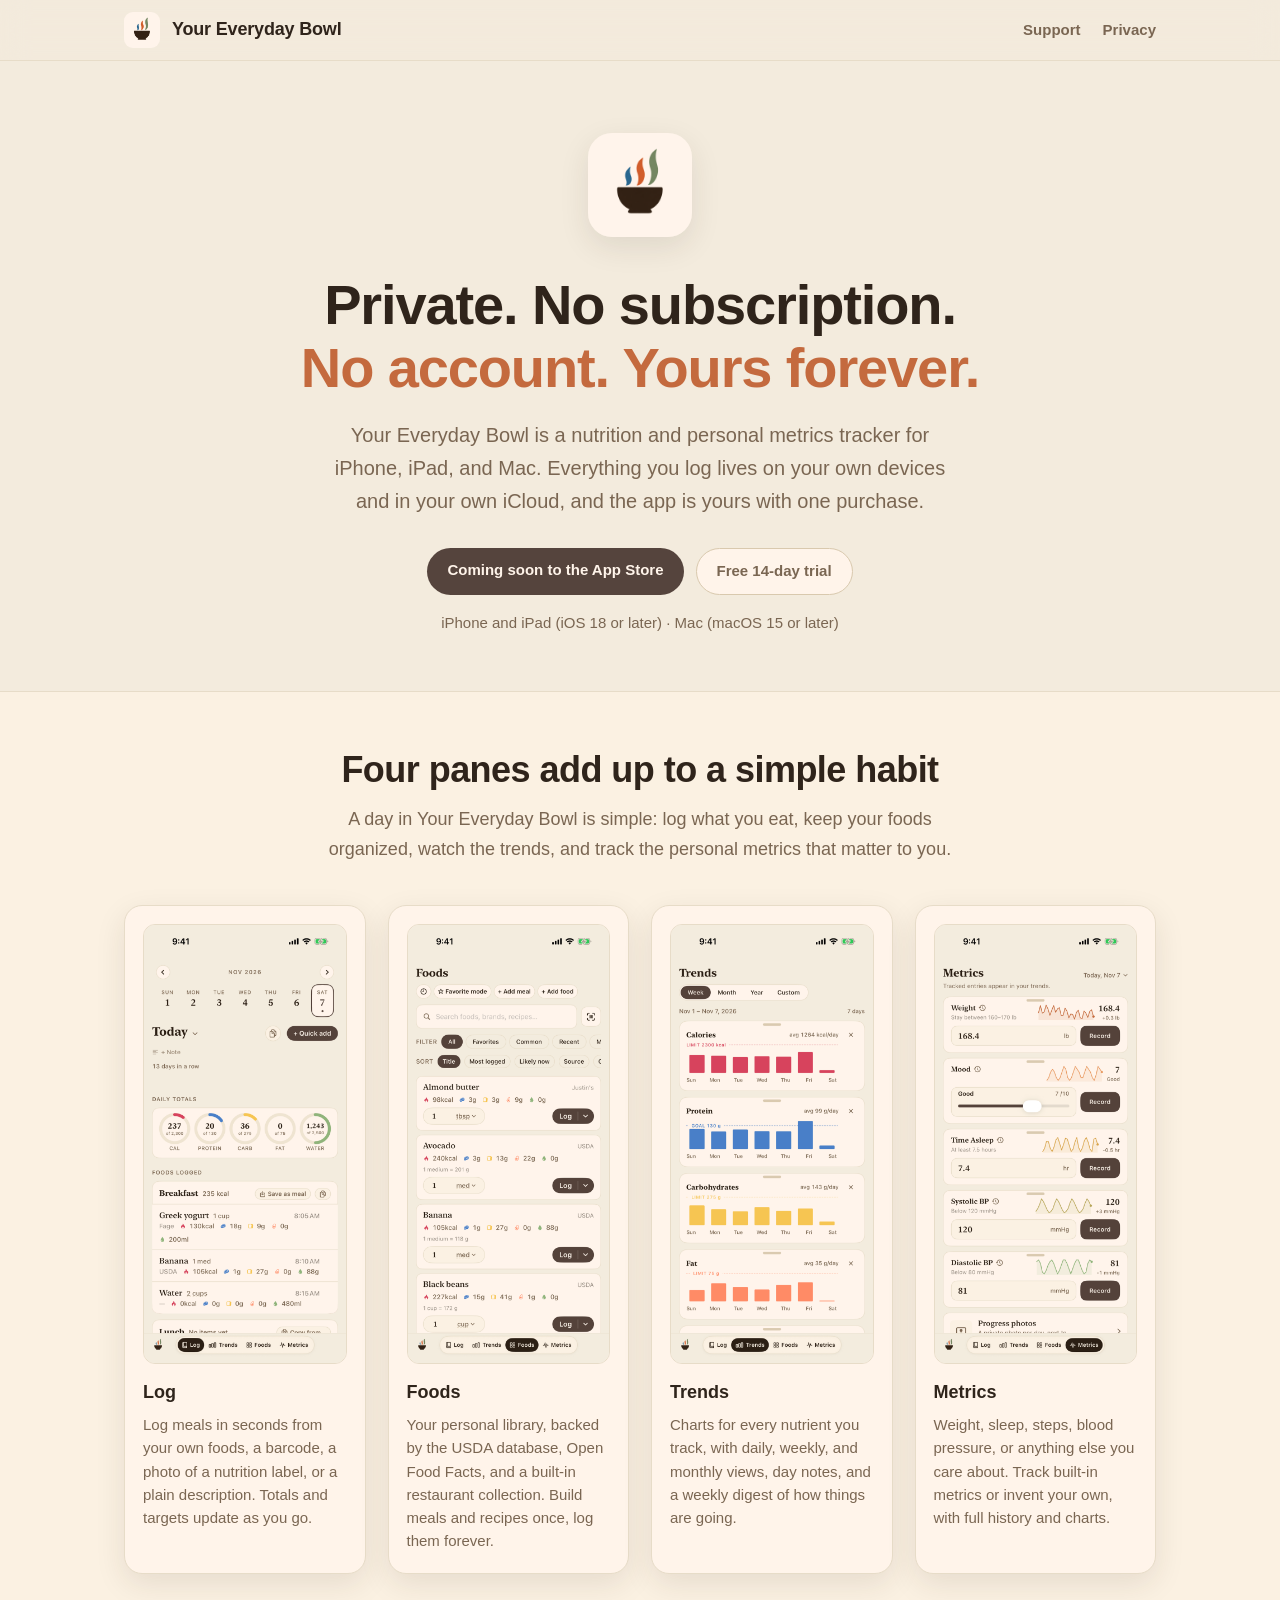
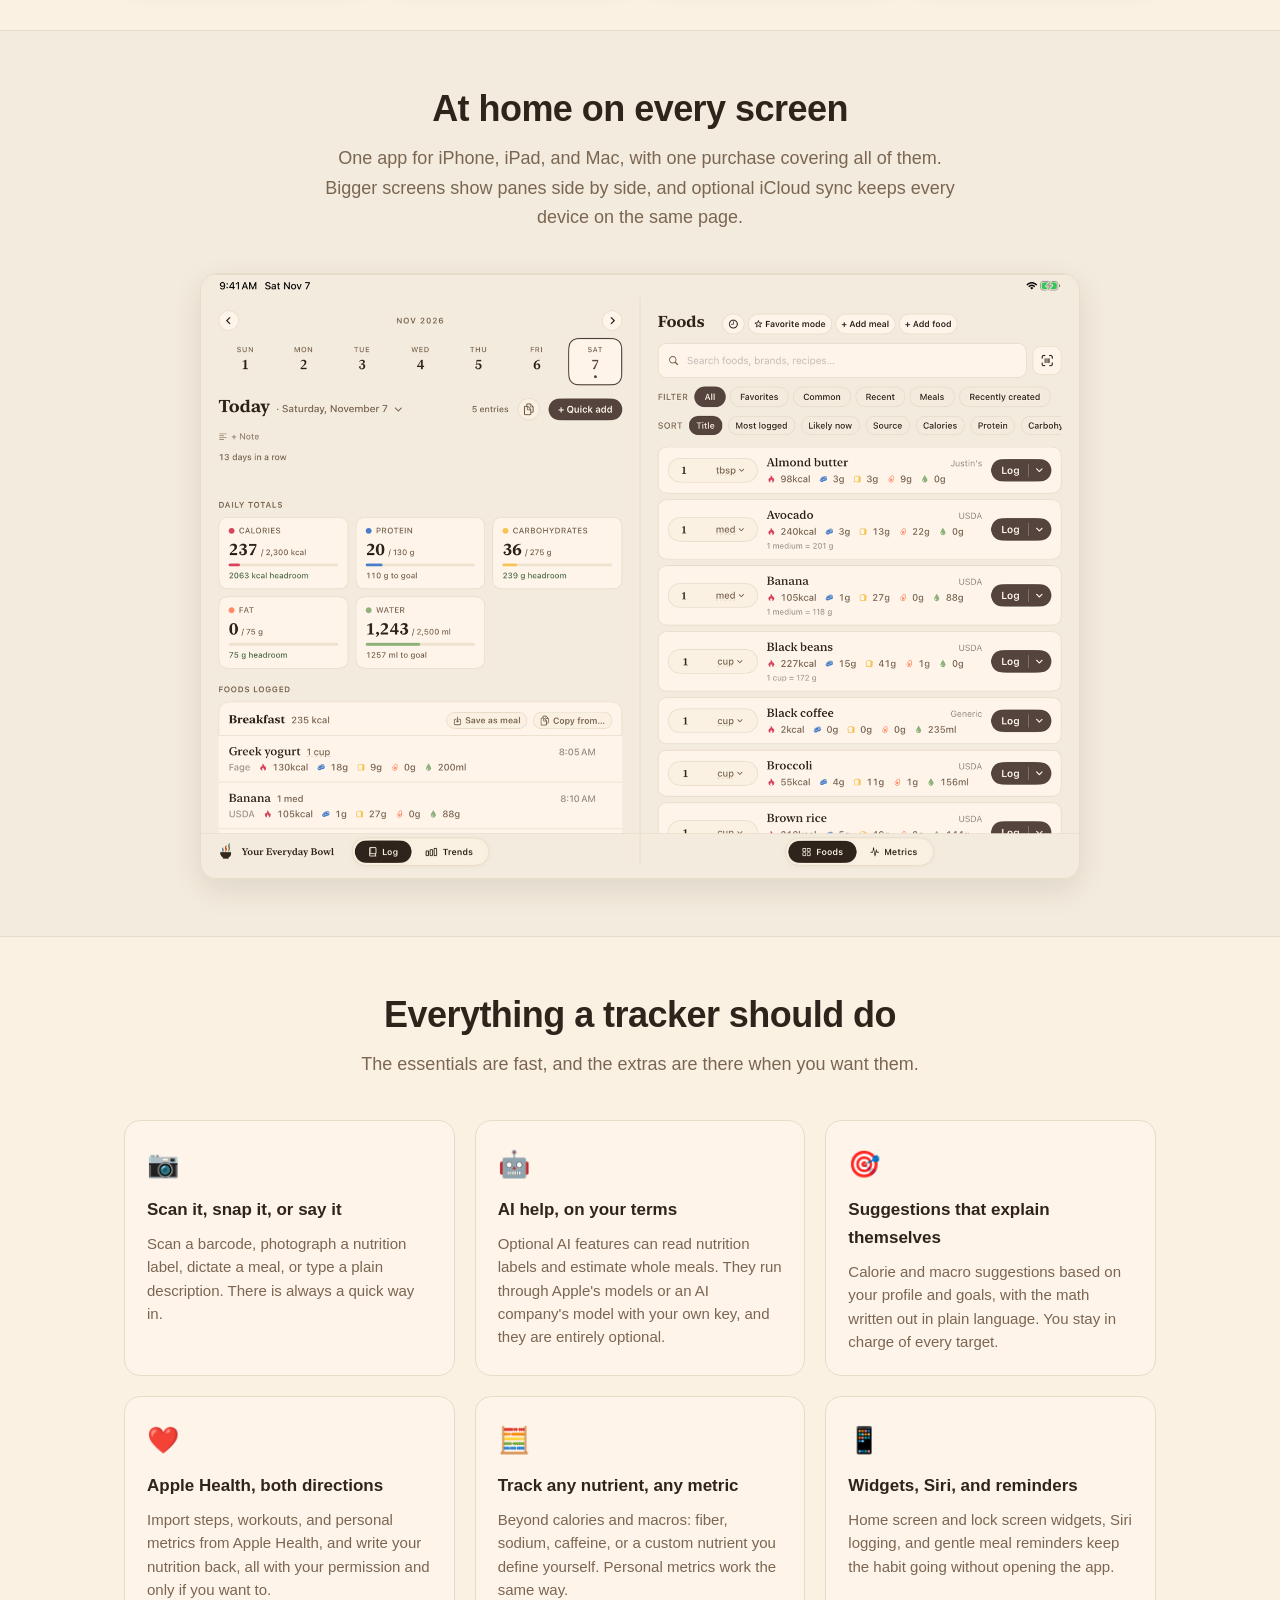
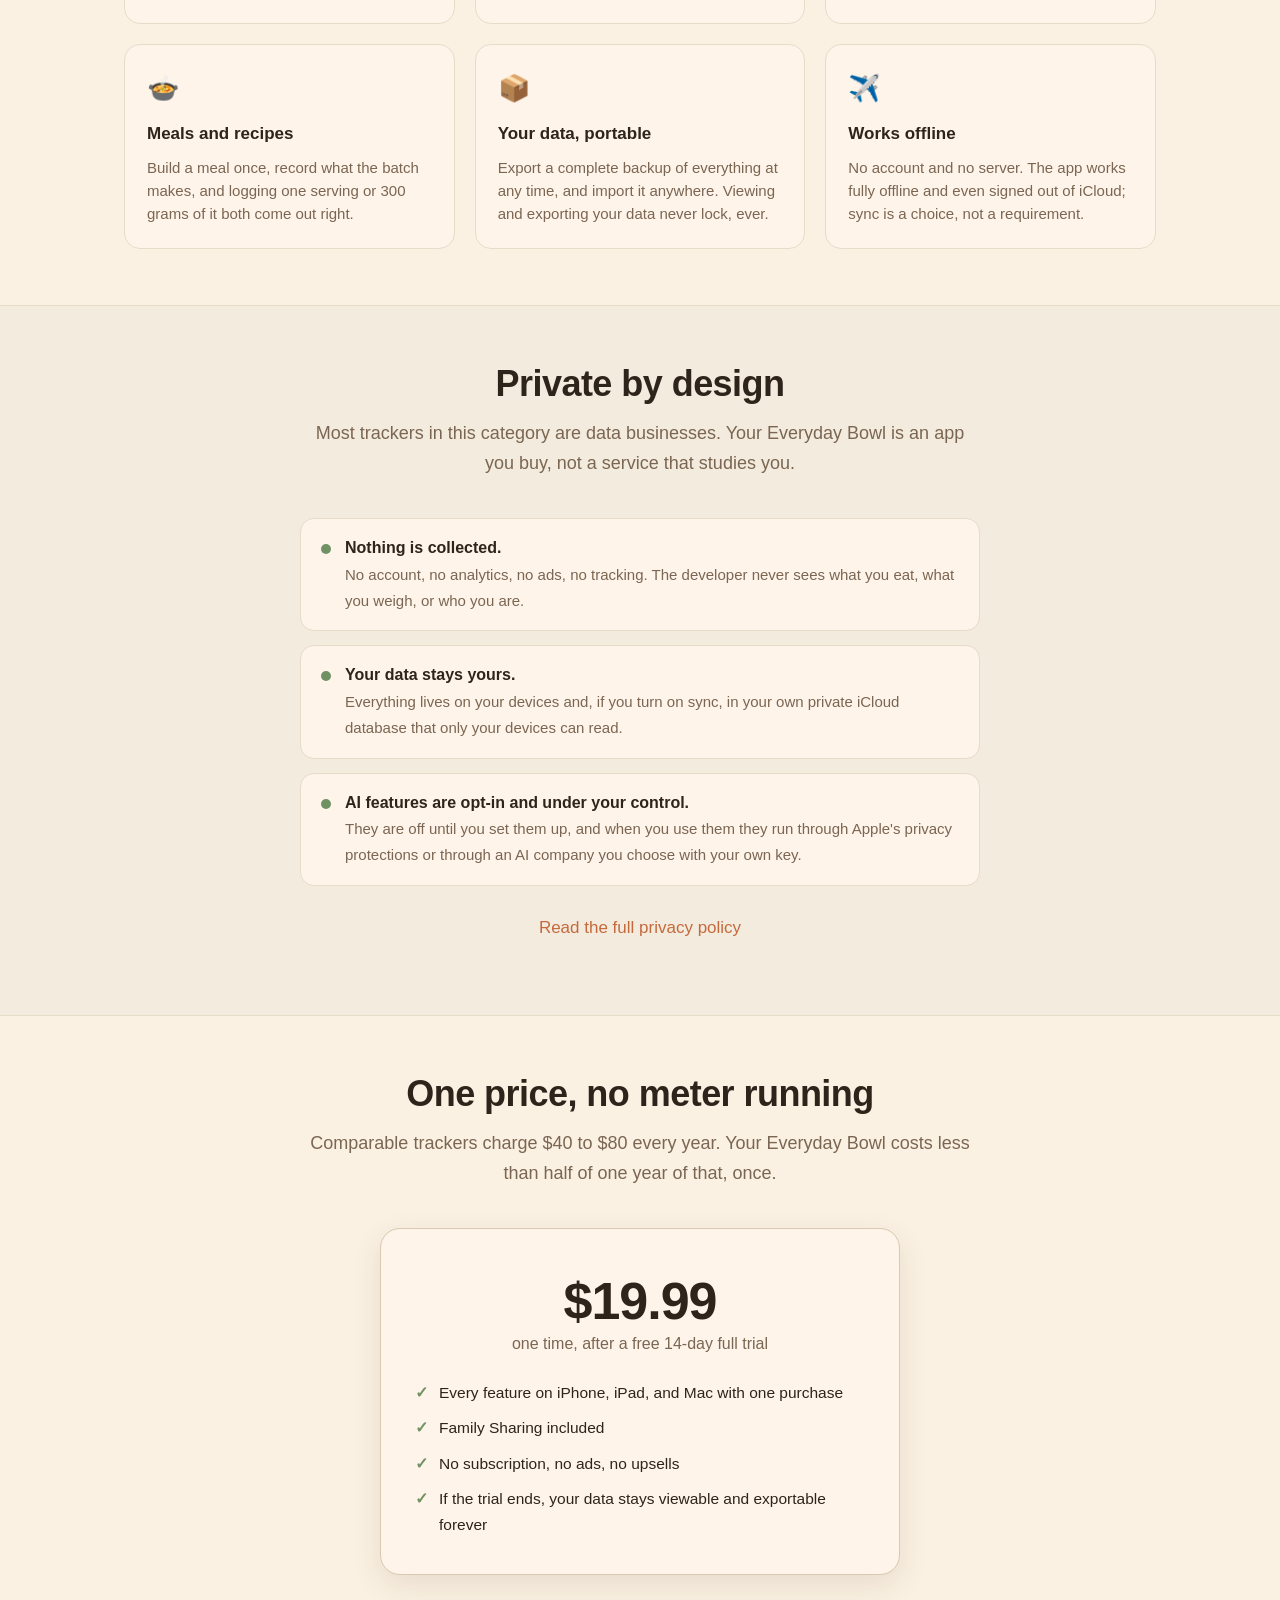
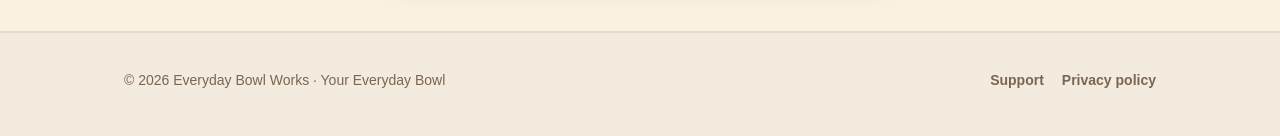
<file: index.html>
<!DOCTYPE html>
<html lang="en">
<head>
  <meta charset="utf-8">
  <meta name="viewport" content="width=device-width, initial-scale=1">
  <title>Your Everyday Bowl</title>
  <meta name="description" content="Your Everyday Bowl is a private nutrition and personal metrics tracker for iPhone, iPad, and Mac. No subscription, no account, and your data never leaves your own devices.">
  <link rel="icon" type="image/png" href="assets/icon.png">
  <link rel="apple-touch-icon" href="assets/icon.png">
  <link rel="stylesheet" href="style.css">
</head>
<body>

<header class="site">
  <div class="wrap">
    <img class="mark" src="assets/icon.png" alt="">
    <span class="name">Your Everyday Bowl</span>
    <nav>
      <a href="support.html">Support</a>
      <a href="privacy.html">Privacy</a>
    </nav>
  </div>
</header>

<section class="hero">
  <div class="wrap">
    <img class="icon" src="assets/icon.png" alt="The Your Everyday Bowl app icon">
    <h1>
      <span class="line">Private. No subscription.</span>
      <span class="line"><span class="warm">No account. Yours forever.</span></span>
    </h1>
    <p class="sub">Your Everyday Bowl is a nutrition and personal metrics tracker
      for iPhone, iPad, and Mac. Everything you log lives on your own devices
      and in your own iCloud, and the app is yours with one purchase.</p>
    <div class="badge-row">
      <span class="badge solid">Coming soon to the App Store</span>
      <span class="badge outline">Free 14-day trial</span>
    </div>
    <p class="platforms">iPhone and iPad (iOS 18 or later) · Mac (macOS 15 or later)</p>
  </div>
</section>

<section class="alt">
  <div class="wrap">
    <h2>Four panes add up to a simple habit</h2>
    <p class="lede">A day in Your Everyday Bowl is simple: log what you eat,
      keep your foods organized, watch the trends, and track the personal
      metrics that matter to you.</p>
    <div class="panes">
      <div class="pane">
        <img src="assets/log-pane.png" alt="The Log pane showing a day of meals with calorie and macro totals">
        <h3>Log</h3>
        <p>Log meals in seconds from your own foods, a barcode, a photo of a
          nutrition label, or a plain description. Totals and targets update
          as you go.</p>
      </div>
      <div class="pane">
        <img src="assets/foods-pane.png" alt="The Foods pane showing a searchable food library">
        <h3>Foods</h3>
        <p>Your personal library, backed by the USDA database, Open Food
          Facts, and a built-in restaurant collection. Build meals and
          recipes once, log them forever.</p>
      </div>
      <div class="pane">
        <img src="assets/trends-pane.png" alt="The Trends pane showing nutrition charts over time">
        <h3>Trends</h3>
        <p>Charts for every nutrient you track, with daily, weekly, and
          monthly views, day notes, and a weekly digest of how things are
          going.</p>
      </div>
      <div class="pane">
        <img src="assets/metrics-pane.png" alt="The Metrics pane showing personal metrics like weight over time">
        <h3>Metrics</h3>
        <p>Weight, sleep, steps, blood pressure, or anything else you care
          about. Track built-in metrics or invent your own, with full
          history and charts.</p>
      </div>
    </div>
  </div>
</section>

<section>
  <div class="wrap">
    <h2>At home on every screen</h2>
    <p class="lede">One app for iPhone, iPad, and Mac, with one purchase
      covering all of them. Bigger screens show panes side by side, and
      optional iCloud sync keeps every device on the same page.</p>
    <img class="wide-shot" src="assets/ipad-dual-pane.png"
      alt="Your Everyday Bowl on an iPad in landscape showing the Log and Foods panes side by side">
  </div>
</section>

<section class="alt">
  <div class="wrap">
    <h2>Everything a tracker should do</h2>
    <p class="lede">The essentials are fast, and the extras are there when
      you want them.</p>
    <div class="features">
      <div class="feature">
        <span class="emoji">📷</span>
        <h3>Scan it, snap it, or say it</h3>
        <p>Scan a barcode, photograph a nutrition label, dictate a meal, or
          type a plain description. There is always a quick way in.</p>
      </div>
      <div class="feature">
        <span class="emoji">🤖</span>
        <h3>AI help, on your terms</h3>
        <p>Optional AI features can read nutrition labels and estimate whole
          meals. They run through Apple's models or an AI company's model
          with your own key, and they are entirely optional.</p>
      </div>
      <div class="feature">
        <span class="emoji">🎯</span>
        <h3>Suggestions that explain themselves</h3>
        <p>Calorie and macro suggestions based on your profile and goals,
          with the math written out in plain language. You stay in charge
          of every target.</p>
      </div>
      <div class="feature">
        <span class="emoji">❤️</span>
        <h3>Apple Health, both directions</h3>
        <p>Import steps, workouts, and personal metrics from Apple Health,
          and write your nutrition back, all with your permission and only
          if you want to.</p>
      </div>
      <div class="feature">
        <span class="emoji">🧮</span>
        <h3>Track any nutrient, any metric</h3>
        <p>Beyond calories and macros: fiber, sodium, caffeine, or a custom
          nutrient you define yourself. Personal metrics work the same way.</p>
      </div>
      <div class="feature">
        <span class="emoji">📱</span>
        <h3>Widgets, Siri, and reminders</h3>
        <p>Home screen and lock screen widgets, Siri logging, and gentle
          meal reminders keep the habit going without opening the app.</p>
      </div>
      <div class="feature">
        <span class="emoji">🍲</span>
        <h3>Meals and recipes</h3>
        <p>Build a meal once, record what the batch makes, and logging one
          serving or 300 grams of it both come out right.</p>
      </div>
      <div class="feature">
        <span class="emoji">📦</span>
        <h3>Your data, portable</h3>
        <p>Export a complete backup of everything at any time, and import it
          anywhere. Viewing and exporting your data never lock, ever.</p>
      </div>
      <div class="feature">
        <span class="emoji">✈️</span>
        <h3>Works offline</h3>
        <p>No account and no server. The app works fully offline and even
          signed out of iCloud; sync is a choice, not a requirement.</p>
      </div>
    </div>
  </div>
</section>

<section>
  <div class="wrap">
    <h2>Private by design</h2>
    <p class="lede">Most trackers in this category are data businesses.
      Your Everyday Bowl is an app you buy, not a service that studies you.</p>
    <div class="privacy-points">
      <div class="point"><span class="dot"></span>
        <p><strong>Nothing is collected.</strong>
        <span>No account, no analytics, no ads, no tracking. The developer
          never sees what you eat, what you weigh, or who you are.</span></p>
      </div>
      <div class="point"><span class="dot"></span>
        <p><strong>Your data stays yours.</strong>
        <span>Everything lives on your devices and, if you turn on sync, in
          your own private iCloud database that only your devices can
          read.</span></p>
      </div>
      <div class="point"><span class="dot"></span>
        <p><strong>AI features are opt-in and under your control.</strong>
        <span>They are off until you set them up, and when you use them they
          run through Apple's privacy protections or through an AI company
          you choose with your own key.</span></p>
      </div>
    </div>
    <p class="center-link"><a href="privacy.html">Read the full privacy policy</a></p>
  </div>
</section>

<section class="alt">
  <div class="wrap">
    <h2>One price, no meter running</h2>
    <p class="lede">Comparable trackers charge $40 to $80 every year.
      Your Everyday Bowl costs less than half of one year of that, once.</p>
    <div class="price-card">
      <div class="amount">$19.99</div>
      <div class="once">one time, after a free 14-day full trial</div>
      <ul>
        <li>Every feature on iPhone, iPad, and Mac with one purchase</li>
        <li>Family Sharing included</li>
        <li>No subscription, no ads, no upsells</li>
        <li>If the trial ends, your data stays viewable and exportable forever</li>
      </ul>
    </div>
  </div>
</section>

<footer class="site">
  <div class="wrap">
    <span>© 2026 Everyday Bowl Works · Your Everyday Bowl</span>
    <nav>
      <a href="support.html">Support</a>
      <a href="privacy.html">Privacy policy</a>
    </nav>
  </div>
</footer>

</body>
</html>
</file>
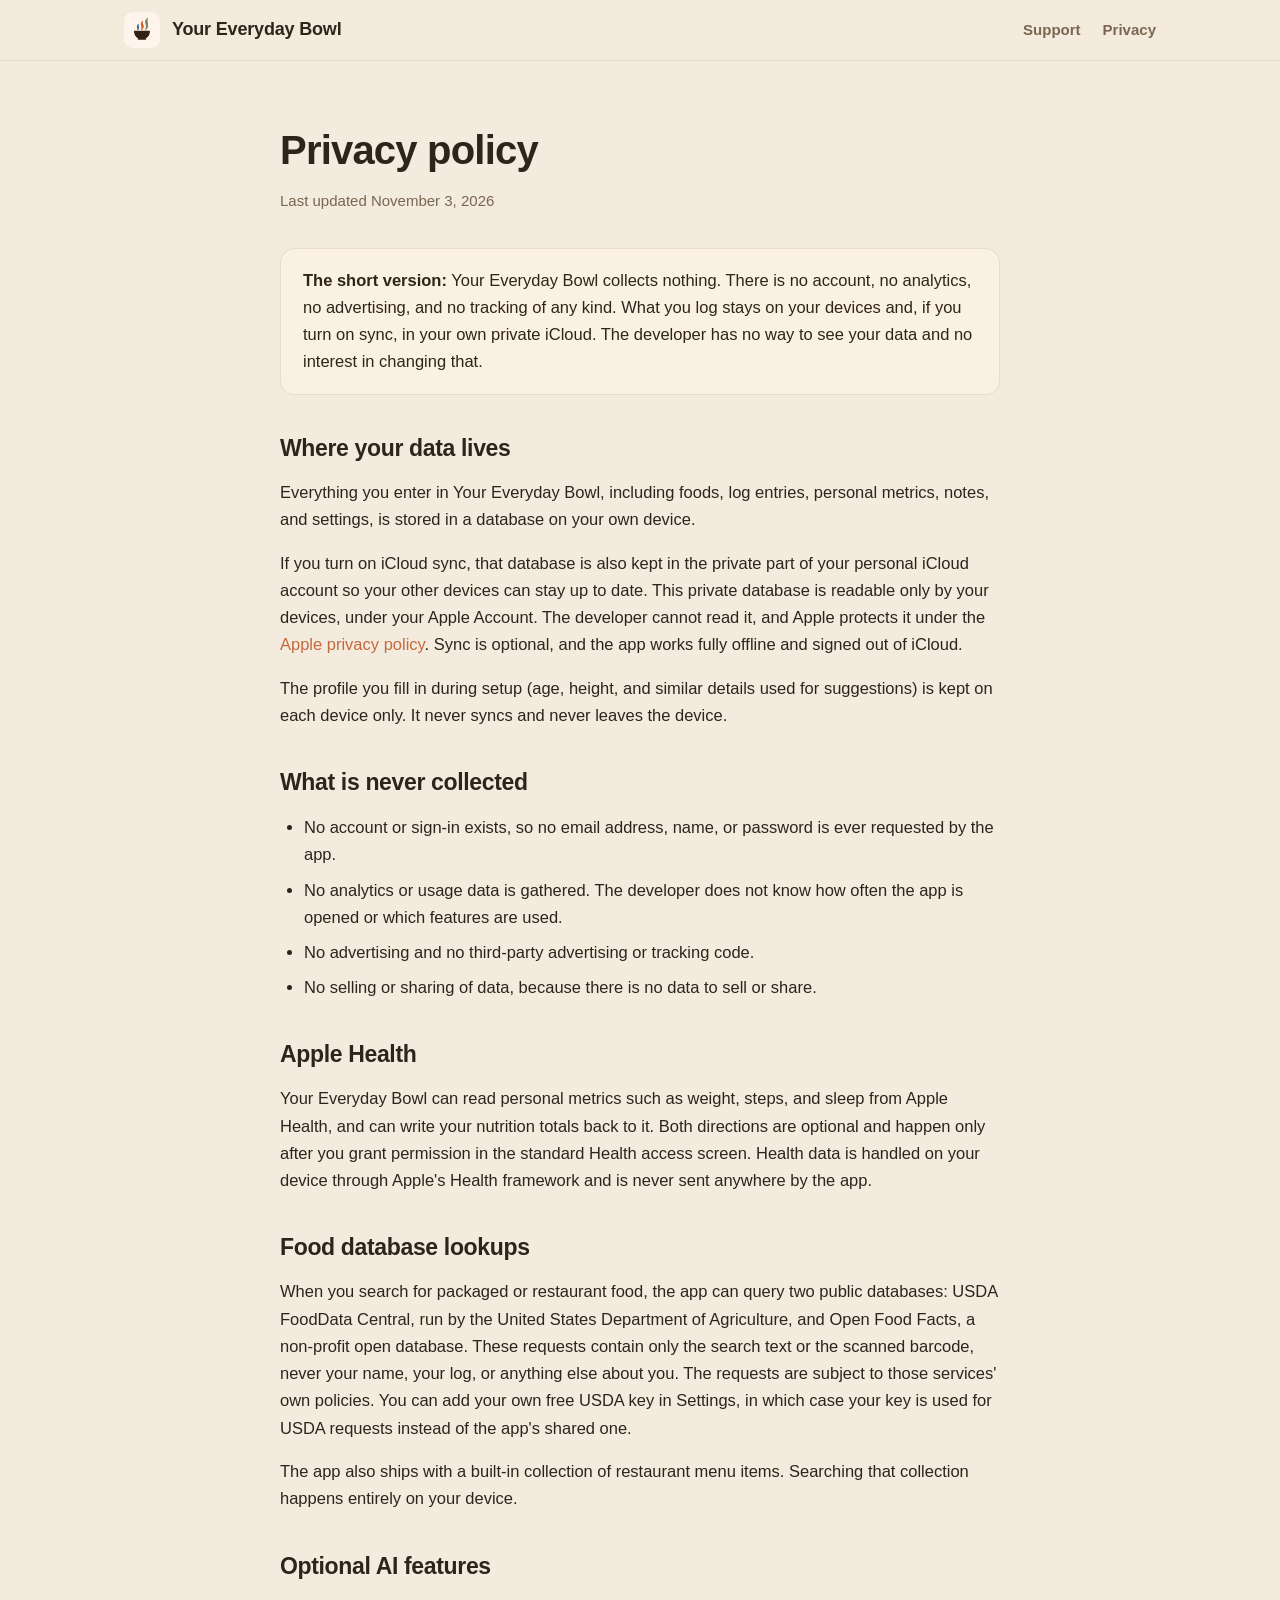
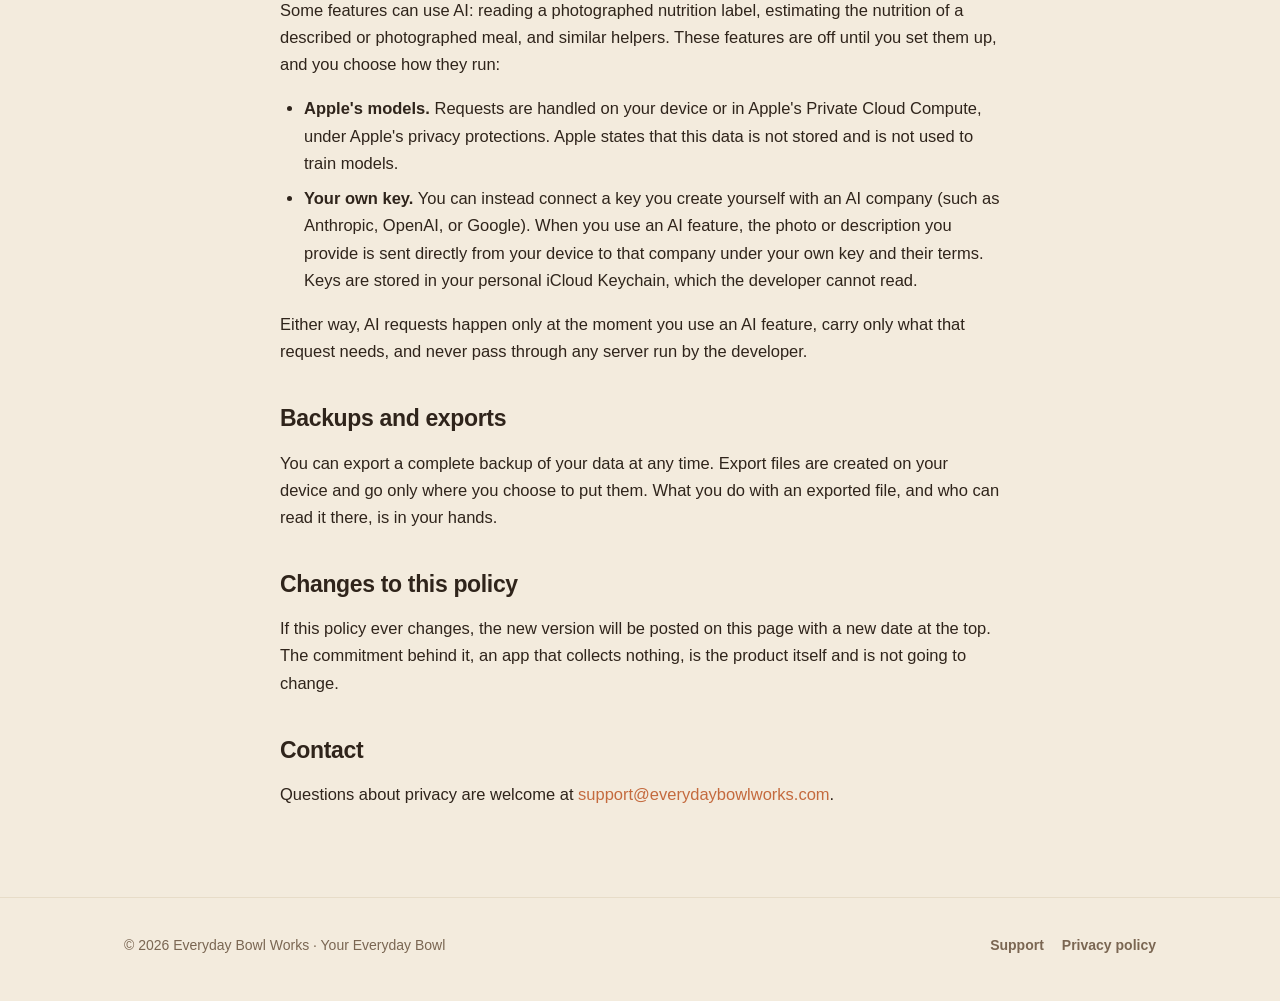
<file: privacy.html>
<!DOCTYPE html>
<html lang="en">
<head>
  <meta charset="utf-8">
  <meta name="viewport" content="width=device-width, initial-scale=1">
  <title>Privacy Policy · Your Everyday Bowl</title>
  <meta name="description" content="The privacy policy for Your Everyday Bowl. Nothing is collected: no account, no analytics, no ads, and your data stays on your own devices.">
  <link rel="icon" type="image/png" href="assets/icon.png">
  <link rel="stylesheet" href="style.css">
</head>
<body>

<header class="site">
  <div class="wrap">
    <a href="index.html" style="display:flex;align-items:center;gap:12px;">
      <img class="mark" src="assets/icon.png" alt="">
      <span class="name">Your Everyday Bowl</span>
    </a>
    <nav>
      <a href="support.html">Support</a>
      <a href="privacy.html">Privacy</a>
    </nav>
  </div>
</header>

<div class="wrap">
  <article class="doc">
    <h1>Privacy policy</h1>
    <p class="updated">Last updated November 3, 2026</p>

    <div class="note">
      <p><strong>The short version:</strong> Your Everyday Bowl collects
      nothing. There is no account, no analytics, no advertising, and no
      tracking of any kind. What you log stays on your devices and, if you
      turn on sync, in your own private iCloud. The developer has no way to
      see your data and no interest in changing that.</p>
    </div>

    <h2>Where your data lives</h2>
    <p>Everything you enter in Your Everyday Bowl, including foods, log
    entries, personal metrics, notes, and settings, is stored in a database
    on your own device.</p>
    <p>If you turn on iCloud sync, that database is also kept in the private
    part of your personal iCloud account so your other devices can stay up to
    date. This private database is readable only by your devices, under your
    Apple Account. The developer cannot read it, and Apple protects it under
    the <a href="https://www.apple.com/legal/privacy/">Apple privacy
    policy</a>. Sync is optional, and the app works fully offline and signed
    out of iCloud.</p>
    <p>The profile you fill in during setup (age, height, and similar
    details used for suggestions) is kept on each device only. It never
    syncs and never leaves the device.</p>

    <h2>What is never collected</h2>
    <ul>
      <li>No account or sign-in exists, so no email address, name, or
        password is ever requested by the app.</li>
      <li>No analytics or usage data is gathered. The developer does not
        know how often the app is opened or which features are used.</li>
      <li>No advertising and no third-party advertising or tracking
        code.</li>
      <li>No selling or sharing of data, because there is no data to sell
        or share.</li>
    </ul>

    <h2>Apple Health</h2>
    <p>Your Everyday Bowl can read personal metrics such as weight, steps,
    and sleep from Apple Health, and can write your nutrition totals back to
    it. Both directions are optional and happen only after you grant
    permission in the standard Health access screen. Health data is handled
    on your device through Apple's Health framework and is never sent
    anywhere by the app.</p>

    <h2>Food database lookups</h2>
    <p>When you search for packaged or restaurant food, the app can query
    two public databases: USDA FoodData Central, run by the United States
    Department of Agriculture, and Open Food Facts, a non-profit open
    database. These requests contain only the search text or the scanned
    barcode, never your name, your log, or anything else about you. The
    requests are subject to those services' own policies. You can add your
    own free USDA key in Settings, in which case your key is used for USDA
    requests instead of the app's shared one.</p>
    <p>The app also ships with a built-in collection of restaurant menu
    items. Searching that collection happens entirely on your device.</p>

    <h2>Optional AI features</h2>
    <p>Some features can use AI: reading a photographed nutrition label,
    estimating the nutrition of a described or photographed meal, and
    similar helpers. These features are off until you set them up, and you
    choose how they run:</p>
    <ul>
      <li><strong>Apple's models.</strong> Requests are handled on your
        device or in Apple's Private Cloud Compute, under Apple's privacy
        protections. Apple states that this data is not stored and is not
        used to train models.</li>
      <li><strong>Your own key.</strong> You can instead connect a key you
        create yourself with an AI company (such as Anthropic, OpenAI, or
        Google). When you use an AI feature, the photo or description you
        provide is sent directly from your device to that company under
        your own key and their terms. Keys are stored in your personal
        iCloud Keychain, which the developer cannot read.</li>
    </ul>
    <p>Either way, AI requests happen only at the moment you use an AI
    feature, carry only what that request needs, and never pass through any
    server run by the developer.</p>

    <h2>Backups and exports</h2>
    <p>You can export a complete backup of your data at any time. Export
    files are created on your device and go only where you choose to put
    them. What you do with an exported file, and who can read it there, is
    in your hands.</p>

    <h2>Changes to this policy</h2>
    <p>If this policy ever changes, the new version will be posted on this
    page with a new date at the top. The commitment behind it, an app that
    collects nothing, is the product itself and is not going to change.</p>

    <h2>Contact</h2>
    <p>Questions about privacy are welcome at
    <a href="mailto:support@everydaybowlworks.com">support@everydaybowlworks.com</a>.</p>
  </article>
</div>

<footer class="site">
  <div class="wrap">
    <span>© 2026 Everyday Bowl Works · Your Everyday Bowl</span>
    <nav>
      <a href="support.html">Support</a>
      <a href="privacy.html">Privacy policy</a>
    </nav>
  </div>
</footer>

</body>
</html>
</file>
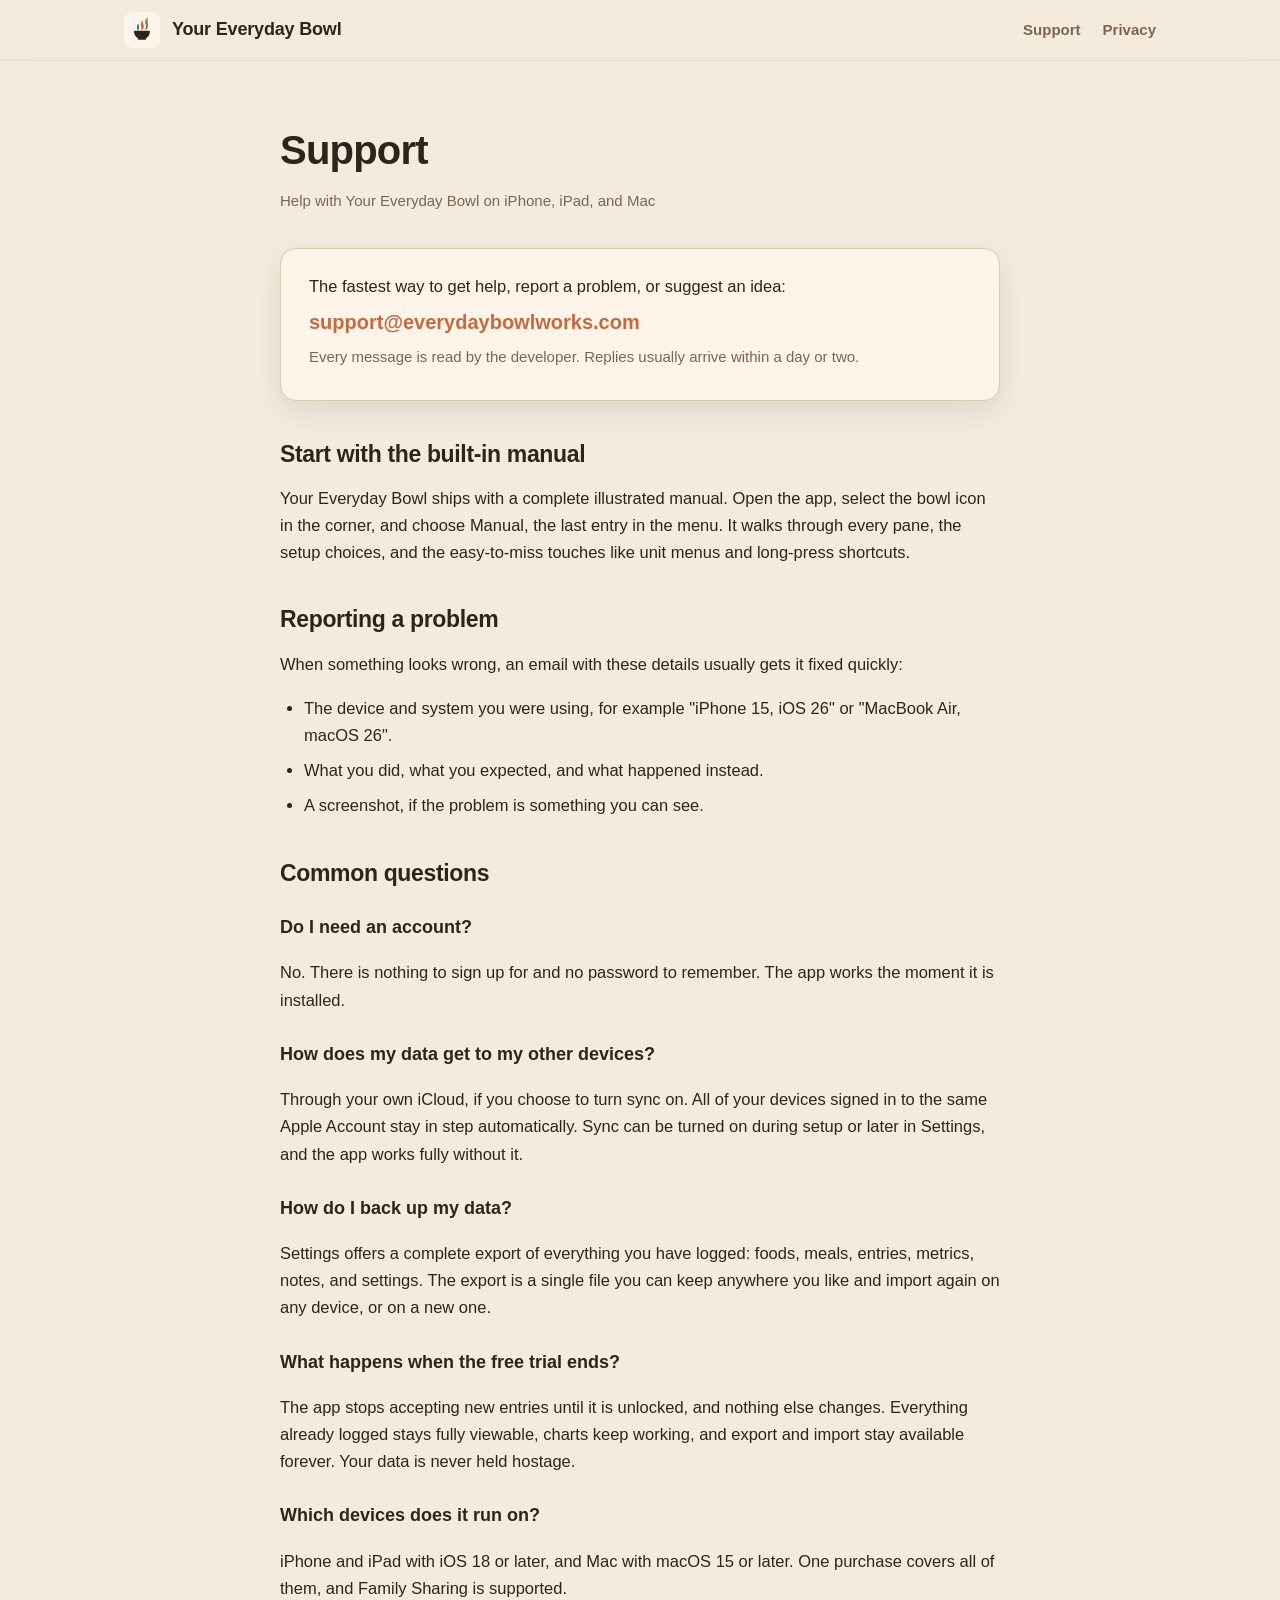
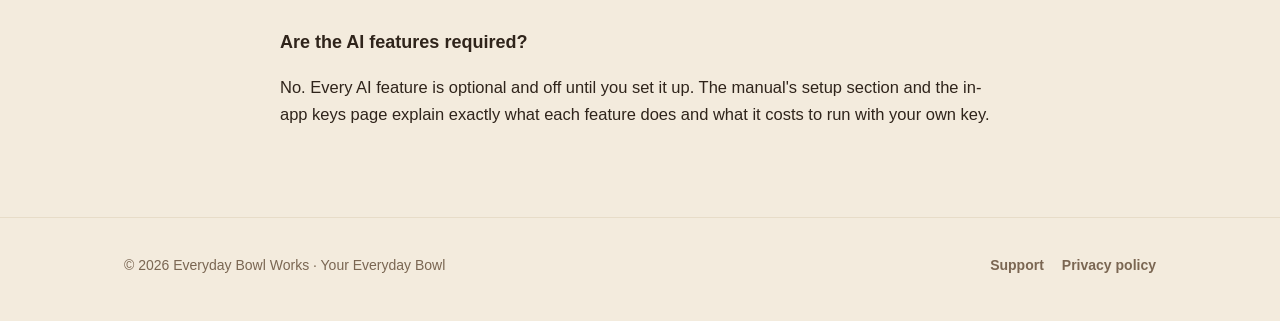
<file: support.html>
<!DOCTYPE html>
<html lang="en">
<head>
  <meta charset="utf-8">
  <meta name="viewport" content="width=device-width, initial-scale=1">
  <title>Support · Your Everyday Bowl</title>
  <meta name="description" content="Get help with Your Everyday Bowl: contact support, find the built-in manual, and read answers to common questions.">
  <link rel="icon" type="image/png" href="assets/icon.png">
  <link rel="stylesheet" href="style.css">
</head>
<body>

<header class="site">
  <div class="wrap">
    <a href="index.html" style="display:flex;align-items:center;gap:12px;">
      <img class="mark" src="assets/icon.png" alt="">
      <span class="name">Your Everyday Bowl</span>
    </a>
    <nav>
      <a href="support.html">Support</a>
      <a href="privacy.html">Privacy</a>
    </nav>
  </div>
</header>

<div class="wrap">
  <article class="doc">
    <h1>Support</h1>
    <p class="updated">Help with Your Everyday Bowl on iPhone, iPad, and Mac</p>

    <div class="contact-card">
      <p>The fastest way to get help, report a problem, or suggest an idea:</p>
      <p class="email"><a href="mailto:support@everydaybowlworks.com">support@everydaybowlworks.com</a></p>
      <p style="color:var(--fg2);font-size:15px;">Every message is read by the
      developer. Replies usually arrive within a day or two.</p>
    </div>

    <h2>Start with the built-in manual</h2>
    <p>Your Everyday Bowl ships with a complete illustrated manual. Open the
    app, select the bowl icon in the corner, and choose Manual, the last
    entry in the menu. It walks through every pane, the setup choices, and
    the easy-to-miss touches like unit menus and long-press shortcuts.</p>

    <h2>Reporting a problem</h2>
    <p>When something looks wrong, an email with these details usually gets
    it fixed quickly:</p>
    <ul>
      <li>The device and system you were using, for example "iPhone 15,
        iOS 26" or "MacBook Air, macOS 26".</li>
      <li>What you did, what you expected, and what happened instead.</li>
      <li>A screenshot, if the problem is something you can see.</li>
    </ul>

    <h2>Common questions</h2>

    <h3>Do I need an account?</h3>
    <p>No. There is nothing to sign up for and no password to remember. The
    app works the moment it is installed.</p>

    <h3>How does my data get to my other devices?</h3>
    <p>Through your own iCloud, if you choose to turn sync on. All of your
    devices signed in to the same Apple Account stay in step automatically.
    Sync can be turned on during setup or later in Settings, and the app
    works fully without it.</p>

    <h3>How do I back up my data?</h3>
    <p>Settings offers a complete export of everything you have logged:
    foods, meals, entries, metrics, notes, and settings. The export is a
    single file you can keep anywhere you like and import again on any
    device, or on a new one.</p>

    <h3>What happens when the free trial ends?</h3>
    <p>The app stops accepting new entries until it is unlocked, and nothing
    else changes. Everything already logged stays fully viewable, charts
    keep working, and export and import stay available forever. Your data is
    never held hostage.</p>

    <h3>Which devices does it run on?</h3>
    <p>iPhone and iPad with iOS 18 or later, and Mac with macOS 15 or later.
    One purchase covers all of them, and Family Sharing is supported.</p>

    <h3>Are the AI features required?</h3>
    <p>No. Every AI feature is optional and off until you set it up. The
    manual's setup section and the in-app keys page explain exactly what
    each feature does and what it costs to run with your own key.</p>
  </article>
</div>

<footer class="site">
  <div class="wrap">
    <span>© 2026 Everyday Bowl Works · Your Everyday Bowl</span>
    <nav>
      <a href="support.html">Support</a>
      <a href="privacy.html">Privacy policy</a>
    </nav>
  </div>
</footer>

</body>
</html>
</file>
<file: style.css>
/* Your Everyday Bowl — site styles.
   Palette mirrors YourEverydayBowl/Theme/Theme.swift (warm light / warm dark). */

:root {
  --bg: #F3EBDD;
  --surface: #FFF4EA;
  --surface2: #FBF1E2;
  --fg: #2F241B;
  --fg2: #7A6652;
  --border: #E7DCC8;
  --border-strong: #D9C9AE;
  --accent: #55443D;
  --on-accent: #FFF4EA;
  --sage: #6F9163;
  --terracotta: #C46A3E;
  --shadow: 0 10px 30px rgba(47, 36, 27, 0.10);
}

@media (prefers-color-scheme: dark) {
  :root {
    --bg: #1E1712;
    --surface: #2A211A;
    --surface2: #251C15;
    --fg: #F1E7D8;
    --fg2: #B39D86;
    --border: #3B2F24;
    --border-strong: #4E3E2F;
    --accent: #C9AE97;
    --on-accent: #1E1712;
    --sage: #8FAF83;
    --shadow: 0 10px 30px rgba(0, 0, 0, 0.45);
  }
}

* { box-sizing: border-box; }

html { scroll-behavior: smooth; }

body {
  margin: 0;
  background: var(--bg);
  color: var(--fg);
  font-family: -apple-system, BlinkMacSystemFont, "Segoe UI", Roboto,
    "Helvetica Neue", Arial, sans-serif;
  font-size: 17px;
  line-height: 1.65;
  -webkit-font-smoothing: antialiased;
}

a { color: var(--terracotta); text-decoration: none; }
a:hover { text-decoration: underline; }

.wrap {
  max-width: 1080px;
  margin: 0 auto;
  padding: 0 24px;
}

/* ---------- Header ---------- */

header.site {
  position: sticky;
  top: 0;
  z-index: 10;
  background: color-mix(in srgb, var(--bg) 86%, transparent);
  backdrop-filter: blur(14px);
  -webkit-backdrop-filter: blur(14px);
  border-bottom: 1px solid var(--border);
}

header.site .wrap {
  display: flex;
  align-items: center;
  gap: 12px;
  padding-top: 12px;
  padding-bottom: 12px;
}

header.site img.mark {
  width: 36px;
  height: 36px;
  border-radius: 9px;
}

header.site .name {
  font-weight: 700;
  font-size: 18px;
  color: var(--fg);
  letter-spacing: -0.01em;
}

header.site nav {
  margin-left: auto;
  display: flex;
  gap: 22px;
}

header.site nav a {
  color: var(--fg2);
  font-weight: 600;
  font-size: 15px;
}

header.site nav a:hover { color: var(--fg); text-decoration: none; }

/* ---------- Hero ---------- */

.hero {
  padding: 72px 0 40px;
  text-align: center;
}

.hero img.icon {
  width: 104px;
  height: 104px;
  border-radius: 24px;
  box-shadow: var(--shadow);
  margin-bottom: 28px;
}

.hero h1 {
  font-size: clamp(34px, 6vw, 56px);
  line-height: 1.12;
  letter-spacing: -0.02em;
  margin: 0 0 20px;
  font-weight: 800;
}

.hero h1 .line { display: block; }
.hero h1 .warm { color: var(--terracotta); }

.hero p.sub {
  max-width: 640px;
  margin: 0 auto 30px;
  font-size: 20px;
  color: var(--fg2);
}

.badge-row {
  display: flex;
  justify-content: center;
  gap: 12px;
  flex-wrap: wrap;
  margin-bottom: 10px;
}

.badge {
  display: inline-block;
  padding: 10px 20px;
  border-radius: 999px;
  font-weight: 700;
  font-size: 15px;
}

.badge.solid { background: var(--accent); color: var(--on-accent); }
.badge.outline {
  border: 1.5px solid var(--border-strong);
  color: var(--fg2);
  background: var(--surface);
}

.platforms {
  color: var(--fg2);
  font-size: 15px;
  margin-top: 16px;
}

/* ---------- Sections ---------- */

section { padding: 56px 0; }

section.alt {
  background: var(--surface2);
  border-top: 1px solid var(--border);
  border-bottom: 1px solid var(--border);
}

h2 {
  font-size: clamp(26px, 4vw, 36px);
  letter-spacing: -0.015em;
  line-height: 1.2;
  margin: 0 0 14px;
  text-align: center;
}

p.lede {
  max-width: 660px;
  margin: 0 auto 40px;
  text-align: center;
  color: var(--fg2);
  font-size: 18px;
}

/* ---------- Pane gallery ---------- */

.panes {
  display: grid;
  grid-template-columns: repeat(4, 1fr);
  gap: 22px;
}

@media (max-width: 900px) {
  .panes { grid-template-columns: repeat(2, 1fr); }
}

@media (max-width: 480px) {
  .panes { grid-template-columns: 1fr; }
}

.pane {
  background: var(--surface);
  border: 1px solid var(--border);
  border-radius: 18px;
  padding: 18px 18px 20px;
  box-shadow: var(--shadow);
}

.pane img {
  width: 100%;
  height: auto;
  border-radius: 12px;
  border: 1px solid var(--border);
  display: block;
  margin-bottom: 14px;
}

.pane h3 { margin: 0 0 6px; font-size: 18px; }
.pane p { margin: 0; color: var(--fg2); font-size: 15px; line-height: 1.55; }

/* ---------- Wide screenshot ---------- */

.wide-shot {
  display: block;
  width: 100%;
  max-width: 880px;
  margin: 0 auto;
  border-radius: 18px;
  border: 1px solid var(--border);
  box-shadow: var(--shadow);
}

/* ---------- Feature grid ---------- */

.features {
  display: grid;
  grid-template-columns: repeat(3, 1fr);
  gap: 20px;
}

@media (max-width: 900px) { .features { grid-template-columns: repeat(2, 1fr); } }
@media (max-width: 560px) { .features { grid-template-columns: 1fr; } }

.feature {
  background: var(--surface);
  border: 1px solid var(--border);
  border-radius: 16px;
  padding: 22px;
}

.feature .emoji { font-size: 26px; display: block; margin-bottom: 10px; }
.feature h3 { margin: 0 0 8px; font-size: 17px; }
.feature p { margin: 0; color: var(--fg2); font-size: 15px; line-height: 1.55; }

/* ---------- Privacy strip ---------- */

.privacy-points {
  max-width: 680px;
  margin: 0 auto;
  display: grid;
  gap: 14px;
}

.privacy-points .point {
  display: flex;
  gap: 14px;
  align-items: flex-start;
  background: var(--surface);
  border: 1px solid var(--border);
  border-radius: 14px;
  padding: 16px 20px;
}

.privacy-points .dot {
  flex: none;
  width: 10px;
  height: 10px;
  border-radius: 50%;
  background: var(--sage);
  margin-top: 9px;
}

.privacy-points p { margin: 0; font-size: 16px; }
.privacy-points p strong { display: block; }
.privacy-points p span { color: var(--fg2); font-size: 15px; }

.center-link { text-align: center; margin-top: 28px; }

/* ---------- Pricing ---------- */

.price-card {
  max-width: 520px;
  margin: 0 auto;
  background: var(--surface);
  border: 1px solid var(--border-strong);
  border-radius: 20px;
  padding: 36px 32px;
  text-align: center;
  box-shadow: var(--shadow);
}

.price-card .amount {
  font-size: 52px;
  font-weight: 800;
  letter-spacing: -0.02em;
  line-height: 1;
  margin: 10px 0 4px;
}

.price-card .once { color: var(--fg2); font-size: 16px; margin-bottom: 22px; }

.price-card ul {
  list-style: none;
  padding: 0;
  margin: 0;
  text-align: left;
  display: grid;
  gap: 10px;
}

.price-card li {
  padding-left: 26px;
  position: relative;
  font-size: 15.5px;
  color: var(--fg);
}

.price-card li::before {
  content: "✓";
  position: absolute;
  left: 2px;
  color: var(--sage);
  font-weight: 700;
}

/* ---------- Footer ---------- */

footer.site {
  border-top: 1px solid var(--border);
  padding: 36px 0 44px;
  color: var(--fg2);
  font-size: 14px;
}

footer.site .wrap {
  display: flex;
  gap: 18px;
  flex-wrap: wrap;
  align-items: center;
}

footer.site nav { margin-left: auto; display: flex; gap: 18px; }
footer.site a { color: var(--fg2); font-weight: 600; }
footer.site a:hover { color: var(--fg); }

/* ---------- Document pages (privacy, support) ---------- */

.doc {
  max-width: 720px;
  margin: 0 auto;
  padding: 56px 0 72px;
}

.doc h1 {
  font-size: clamp(30px, 5vw, 40px);
  letter-spacing: -0.02em;
  margin: 0 0 6px;
}

.doc p.updated { color: var(--fg2); font-size: 15px; margin: 0 0 34px; }

.doc h2 {
  text-align: left;
  font-size: 23px;
  margin: 40px 0 10px;
}

.doc h3 { font-size: 18px; margin: 26px 0 8px; }

.doc p, .doc li { color: var(--fg); font-size: 16.5px; }
.doc ul { padding-left: 24px; }
.doc li { margin-bottom: 8px; }

.doc .note {
  background: var(--surface2);
  border: 1px solid var(--border);
  border-radius: 14px;
  padding: 18px 22px;
  margin: 26px 0;
}

.doc .note p { margin: 0; }

.contact-card {
  background: var(--surface);
  border: 1px solid var(--border-strong);
  border-radius: 16px;
  padding: 24px 28px;
  margin: 26px 0;
  box-shadow: var(--shadow);
}

.contact-card p { margin: 0 0 6px; }
.contact-card .email {
  font-size: clamp(16px, 4.6vw, 20px);
  font-weight: 700;
  overflow-wrap: anywhere;
}
</file>
